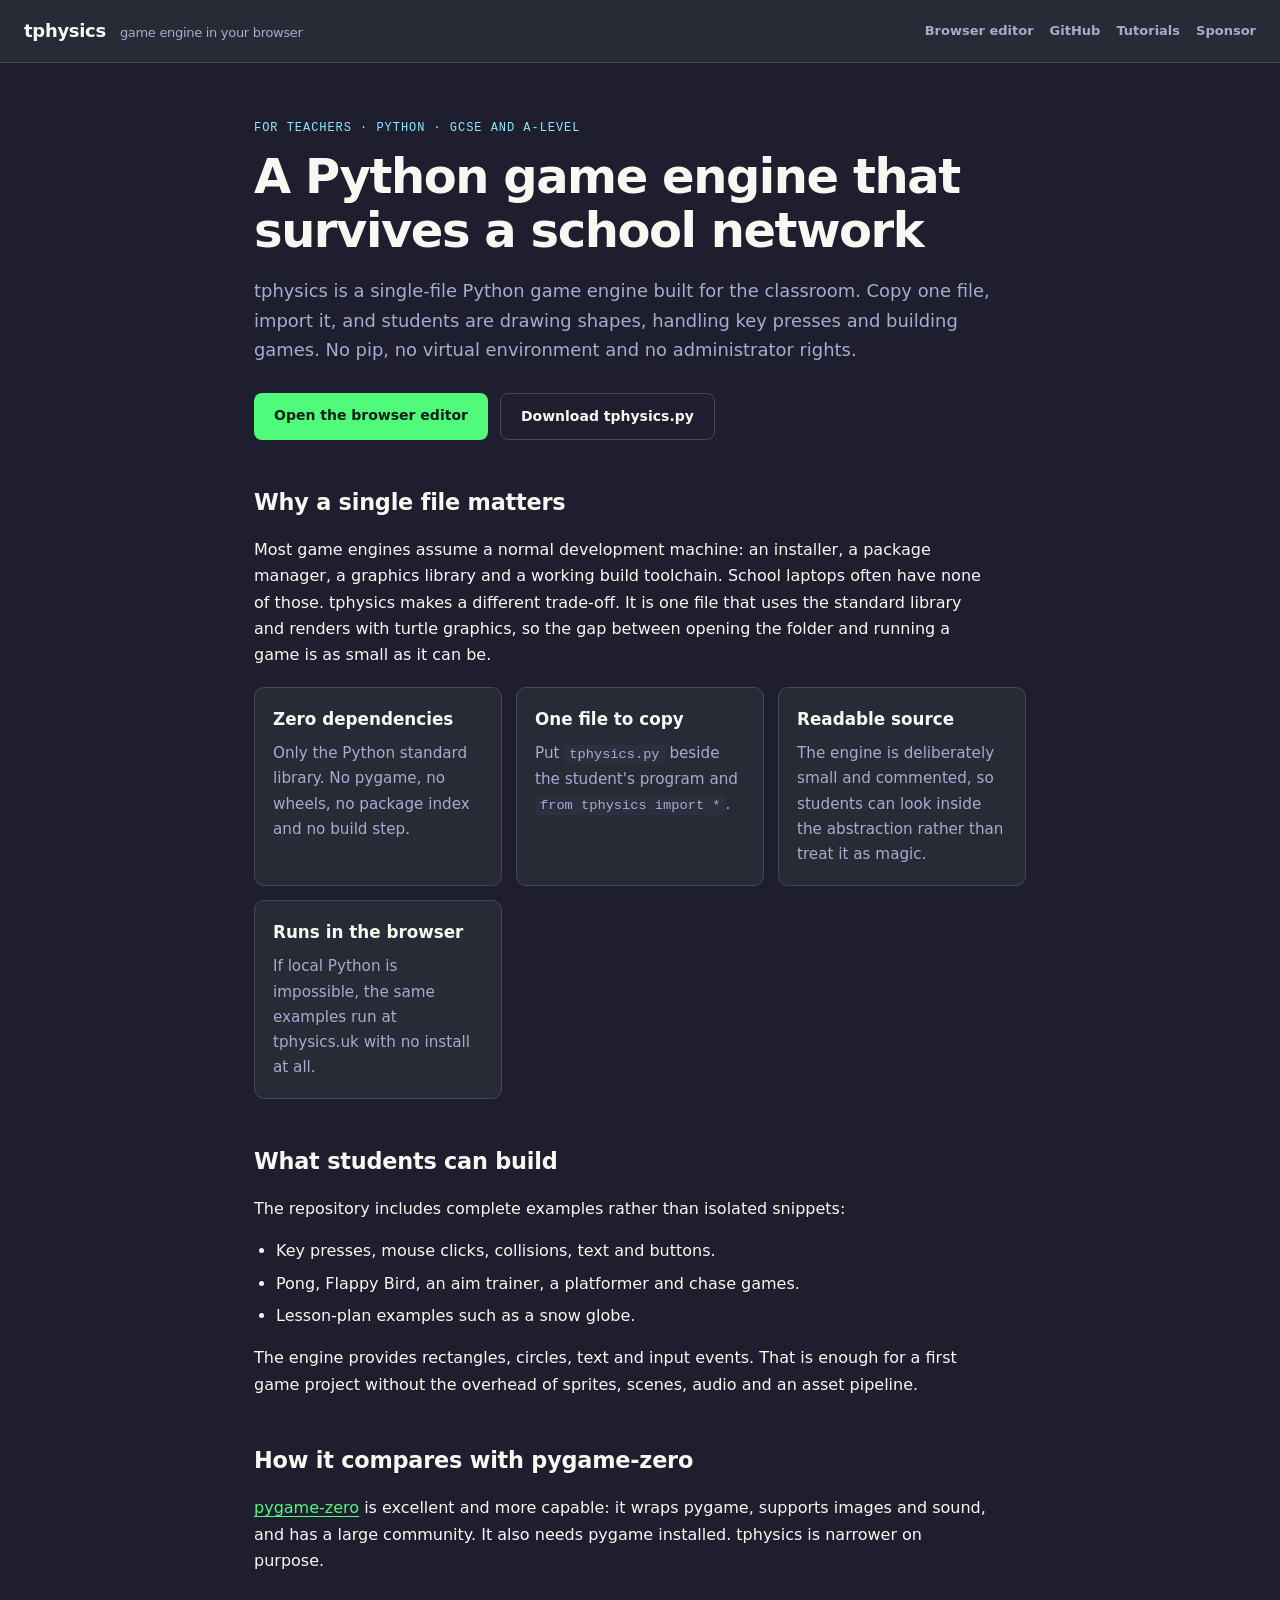
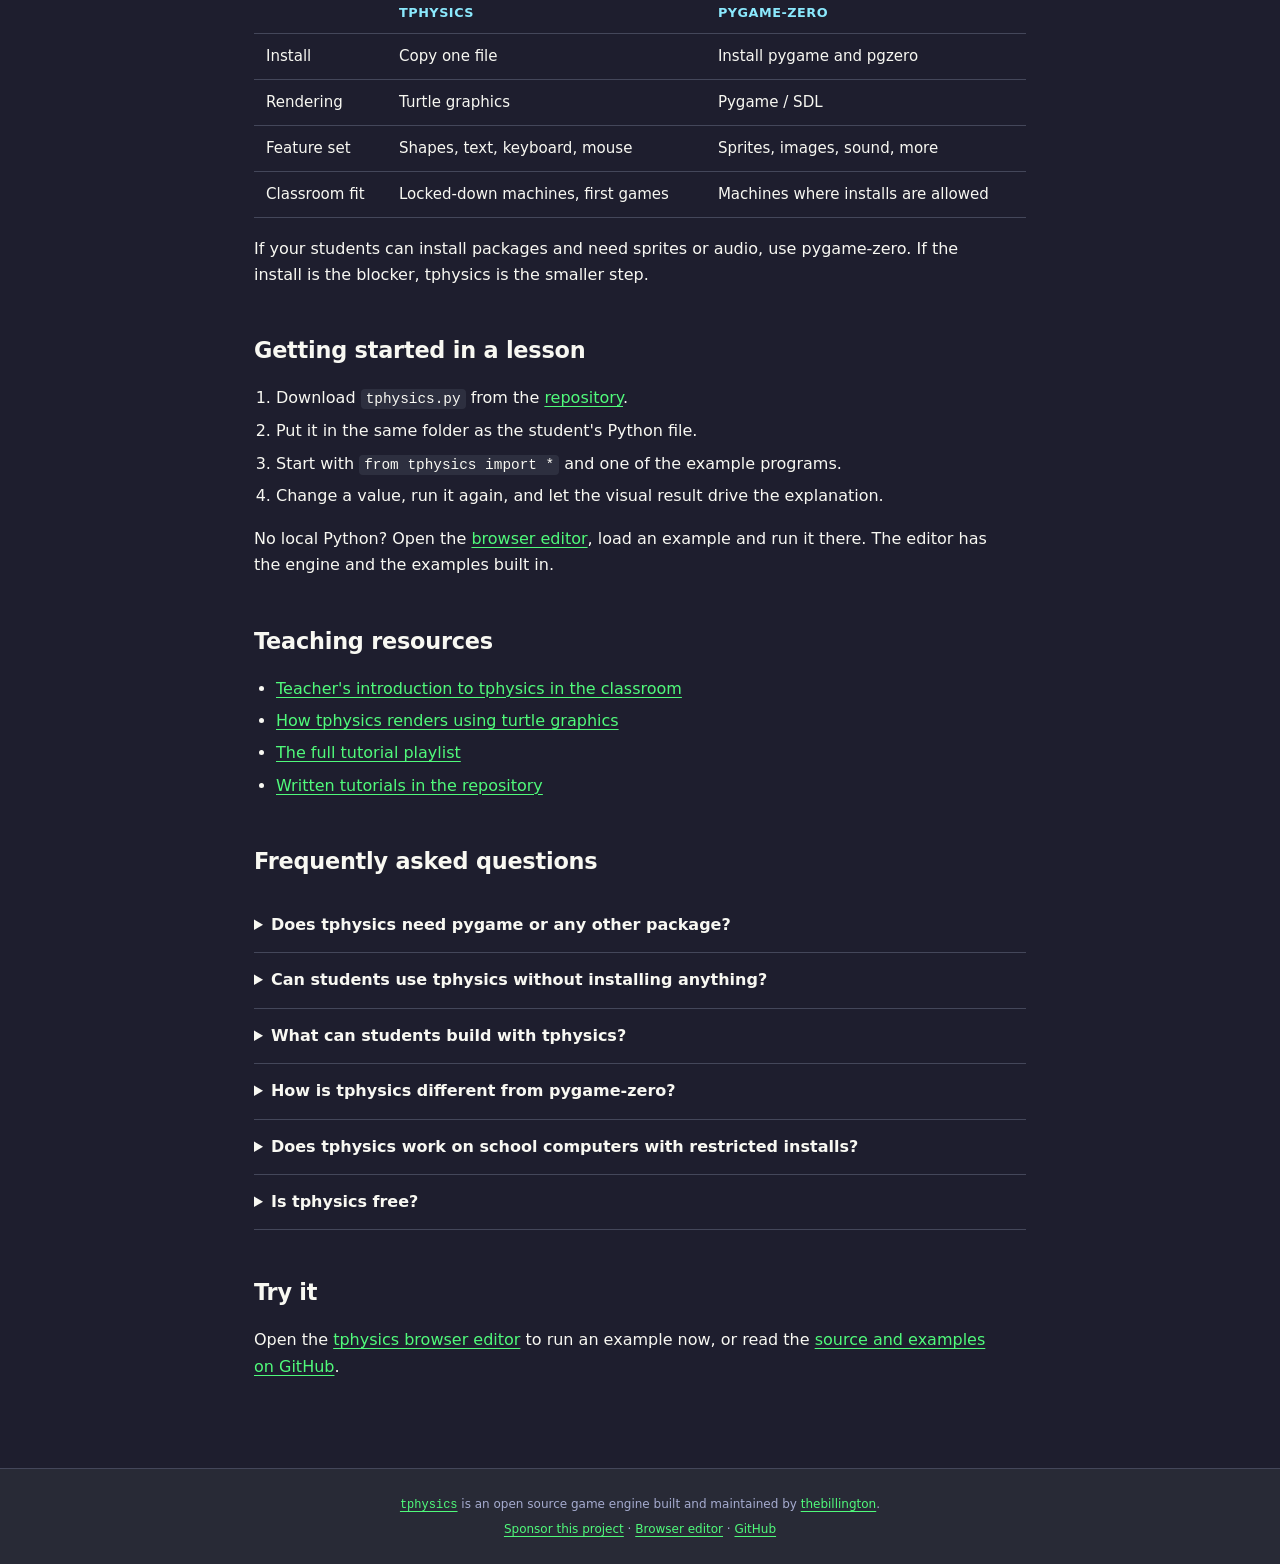
<file: web/for-teachers/index.html>
<!DOCTYPE html>
<html lang="en-GB">
<head>
    <meta charset="UTF-8">
    <meta name="viewport" content="width=device-width, initial-scale=1.0">
    <title>tphysics for Teachers — Zero-Dependency Python Game Engine</title>
    <meta name="description" content="A single-file Python game engine for the classroom. No pip, no install, no dependencies beyond the standard library. Turtle graphics, keyboard and mouse input, and readable source for GCSE and A-level projects.">
    <meta name="robots" content="index, follow, max-image-preview:large, max-snippet:-1">
    <meta name="author" content="Billy Rebecchi">
    <link rel="canonical" href="https://tphysics.uk/for-teachers/">

    <meta property="og:type" content="article">
    <meta property="og:title" content="tphysics for Teachers — Zero-Dependency Python Game Engine">
    <meta property="og:description" content="A single-file Python game engine for the classroom. No pip, no install, no dependencies beyond the standard library.">
    <meta property="og:url" content="https://tphysics.uk/for-teachers/">
    <meta property="og:image" content="https://tphysics.uk/og-image.png">
    <meta property="og:image:type" content="image/png">
    <meta property="og:image:width" content="1200">
    <meta property="og:image:height" content="630">
    <meta property="og:image:alt" content="tphysics, a single-file Python game engine: the Flappy Bird example running in the browser editor">
    <meta property="og:site_name" content="tphysics">
    <meta property="og:locale" content="en_GB">
    <meta name="twitter:card" content="summary_large_image">
    <meta name="twitter:title" content="tphysics for Teachers — Zero-Dependency Python Game Engine">
    <meta name="twitter:description" content="A single-file Python game engine for the classroom. No pip, no install, no dependencies beyond the standard library.">
    <meta name="twitter:image" content="https://tphysics.uk/og-image.png">
    <meta name="twitter:image:alt" content="tphysics, a single-file Python game engine: the Flappy Bird example running in the browser editor">

    <link rel="stylesheet" href="../pages.css">

    <script type="application/ld+json">
    {
      "@context": "https://schema.org",
      "@graph": [
        {
          "@type": "WebPage",
          "@id": "https://tphysics.uk/for-teachers/#page",
          "url": "https://tphysics.uk/for-teachers/",
          "name": "tphysics for Teachers — Zero-Dependency Python Game Engine",
          "description": "A single-file Python game engine for the classroom. No pip, no install, no dependencies beyond the standard library.",
          "isPartOf": { "@id": "https://tphysics.uk/#website" },
          "inLanguage": "en-GB",
          "primaryImageOfPage": "https://tphysics.uk/og-image.png",
          "about": { "@id": "https://tphysics.uk/#app" }
        },
        {
          "@type": "BreadcrumbList",
          "itemListElement": [
            { "@type": "ListItem", "position": 1, "name": "tphysics", "item": "https://tphysics.uk/" },
            { "@type": "ListItem", "position": 2, "name": "For teachers", "item": "https://tphysics.uk/for-teachers/" }
          ]
        },
        {
          "@type": "FAQPage",
          "mainEntity": [
            {
              "@type": "Question",
              "name": "Does tphysics need pygame or any other package?",
              "acceptedAnswer": { "@type": "Answer", "text": "No. tphysics uses only the Python standard library, including turtle and tkinter. The whole engine is one file, tphysics.py." }
            },
            {
              "@type": "Question",
              "name": "Can students use tphysics without installing anything?",
              "acceptedAnswer": { "@type": "Answer", "text": "Yes. Students can download tphysics.py and place it next to their own program, or use the browser editor at tphysics.uk. The browser version needs no local Python installation." }
            },
            {
              "@type": "Question",
              "name": "What can students build with tphysics?",
              "acceptedAnswer": { "@type": "Answer", "text": "The included examples cover key presses, mouse clicks, collisions, text and buttons, plus games such as Pong, Flappy Bird, a platformer, an aim trainer and chase games." }
            },
            {
              "@type": "Question",
              "name": "How is tphysics different from pygame-zero?",
              "acceptedAnswer": { "@type": "Answer", "text": "pygame-zero is a zero-boilerplate wrapper around pygame and needs pygame installed. tphysics is a single standard-library file that renders with turtle graphics. It is deliberately smaller than pygame-zero: rectangles, circles, text, keyboard and mouse input, with no sprite or audio engine." }
            },
            {
              "@type": "Question",
              "name": "Does tphysics work on school computers with restricted installs?",
              "acceptedAnswer": { "@type": "Answer", "text": "That is the main use case. If Python with tkinter is already present, copying one file into the project folder is enough. If Python cannot be installed at all, use the browser editor." }
            },
            {
              "@type": "Question",
              "name": "Is tphysics free?",
              "acceptedAnswer": { "@type": "Answer", "text": "Yes. tphysics is free and open source, with no account, licence fee or classroom subscription." }
            }
          ]
        }
      ]
    }
    </script>
</head>
<body>
    <header class="site-header">
        <a class="brand" href="/">tphysics <span>game engine in your browser</span></a>
        <nav aria-label="Main">
            <a href="/">Browser editor</a>
            <a href="https://github.com/thebillington/tphysics" rel="noopener">GitHub</a>
            <a href="https://www.youtube.com/watch?v=QQJT1oDcXUQ&amp;list=PLMr7li1270gySPa4xz8PVVug1z0bCTil_" rel="noopener">Tutorials</a>
            <a href="https://github.com/sponsors/thebillington" rel="noopener">Sponsor</a>
        </nav>
    </header>

    <main>
        <p class="eyebrow">For teachers · Python · GCSE and A-level</p>
        <h1>A Python game engine that survives a school network</h1>
        <p class="lede">tphysics is a single-file Python game engine built for the classroom. Copy one file, import it, and students are drawing shapes, handling key presses and building games. No pip, no virtual environment and no administrator rights.</p>

        <div class="cta-row">
            <a class="button" href="/">Open the browser editor</a>
            <a class="button secondary" href="https://github.com/thebillington/tphysics" rel="noopener">Download tphysics.py</a>
        </div>

        <h2>Why a single file matters</h2>
        <p>Most game engines assume a normal development machine: an installer, a package manager, a graphics library and a working build toolchain. School laptops often have none of those. tphysics makes a different trade-off. It is one file that uses the standard library and renders with turtle graphics, so the gap between opening the folder and running a game is as small as it can be.</p>

        <div class="cards">
            <div class="card">
                <h3>Zero dependencies</h3>
                <p>Only the Python standard library. No pygame, no wheels, no package index and no build step.</p>
            </div>
            <div class="card">
                <h3>One file to copy</h3>
                <p>Put <code>tphysics.py</code> beside the student's program and <code>from tphysics import *</code>.</p>
            </div>
            <div class="card">
                <h3>Readable source</h3>
                <p>The engine is deliberately small and commented, so students can look inside the abstraction rather than treat it as magic.</p>
            </div>
            <div class="card">
                <h3>Runs in the browser</h3>
                <p>If local Python is impossible, the same examples run at tphysics.uk with no install at all.</p>
            </div>
        </div>

        <h2>What students can build</h2>
        <p>The repository includes complete examples rather than isolated snippets:</p>
        <ul>
            <li>Key presses, mouse clicks, collisions, text and buttons.</li>
            <li>Pong, Flappy Bird, an aim trainer, a platformer and chase games.</li>
            <li>Lesson-plan examples such as a snow globe.</li>
        </ul>
        <p>The engine provides rectangles, circles, text and input events. That is enough for a first game project without the overhead of sprites, scenes, audio and an asset pipeline.</p>

        <h2>How it compares with pygame-zero</h2>
        <p><a href="https://pygame-zero.readthedocs.io/" rel="noopener">pygame-zero</a> is excellent and more capable: it wraps pygame, supports images and sound, and has a large community. It also needs pygame installed. tphysics is narrower on purpose.</p>
        <table>
            <thead>
                <tr><th></th><th>tphysics</th><th>pygame-zero</th></tr>
            </thead>
            <tbody>
                <tr><td>Install</td><td>Copy one file</td><td>Install pygame and pgzero</td></tr>
                <tr><td>Rendering</td><td>Turtle graphics</td><td>Pygame / SDL</td></tr>
                <tr><td>Feature set</td><td>Shapes, text, keyboard, mouse</td><td>Sprites, images, sound, more</td></tr>
                <tr><td>Classroom fit</td><td>Locked-down machines, first games</td><td>Machines where installs are allowed</td></tr>
            </tbody>
        </table>
        <p>If your students can install packages and need sprites or audio, use pygame-zero. If the install is the blocker, tphysics is the smaller step.</p>

        <h2>Getting started in a lesson</h2>
        <ol>
            <li>Download <code>tphysics.py</code> from the <a href="https://github.com/thebillington/tphysics" rel="noopener">repository</a>.</li>
            <li>Put it in the same folder as the student's Python file.</li>
            <li>Start with <code>from tphysics import *</code> and one of the example programs.</li>
            <li>Change a value, run it again, and let the visual result drive the explanation.</li>
        </ol>
        <p>No local Python? Open the <a href="/">browser editor</a>, load an example and run it there. The editor has the engine and the examples built in.</p>

        <h2>Teaching resources</h2>
        <ul>
            <li><a href="https://www.youtube.com/watch?v=6z4ZEE0VqHU" rel="noopener">Teacher's introduction to tphysics in the classroom</a></li>
            <li><a href="https://www.youtube.com/watch?v=QQJT1oDcXUQ" rel="noopener">How tphysics renders using turtle graphics</a></li>
            <li><a href="https://www.youtube.com/watch?v=QQJT1oDcXUQ&amp;list=PLMr7li1270gySPa4xz8PVVug1z0bCTil_" rel="noopener">The full tutorial playlist</a></li>
            <li><a href="https://github.com/thebillington/tphysics/tree/master/tutorials" rel="noopener">Written tutorials in the repository</a></li>
        </ul>

        <h2 id="faq">Frequently asked questions</h2>
        <div class="faq">
            <details>
                <summary>Does tphysics need pygame or any other package?</summary>
                <p>No. tphysics uses only the Python standard library, including turtle and tkinter. The whole engine is one file, <code>tphysics.py</code>.</p>
            </details>
            <details>
                <summary>Can students use tphysics without installing anything?</summary>
                <p>Yes. Students can download <code>tphysics.py</code> and place it next to their own program, or use the browser editor at tphysics.uk. The browser version needs no local Python installation.</p>
            </details>
            <details>
                <summary>What can students build with tphysics?</summary>
                <p>The included examples cover key presses, mouse clicks, collisions, text and buttons, plus games such as Pong, Flappy Bird, a platformer, an aim trainer and chase games.</p>
            </details>
            <details>
                <summary>How is tphysics different from pygame-zero?</summary>
                <p>pygame-zero is a zero-boilerplate wrapper around pygame and needs pygame installed. tphysics is a single standard-library file that renders with turtle graphics. It is deliberately smaller than pygame-zero: rectangles, circles, text, keyboard and mouse input, with no sprite or audio engine.</p>
            </details>
            <details>
                <summary>Does tphysics work on school computers with restricted installs?</summary>
                <p>That is the main use case. If Python with tkinter is already present, copying one file into the project folder is enough. If Python cannot be installed at all, use the browser editor.</p>
            </details>
            <details>
                <summary>Is tphysics free?</summary>
                <p>Yes. tphysics is free and open source, with no account, licence fee or classroom subscription.</p>
            </details>
        </div>

        <h2>Try it</h2>
        <p>Open the <a href="/">tphysics browser editor</a> to run an example now, or read the <a href="https://github.com/thebillington/tphysics" rel="noopener">source and examples on GitHub</a>.</p>
    </main>

    <footer class="site-footer">
        <p><a class="repo" href="https://github.com/thebillington/tphysics" rel="noopener">tphysics</a> is an open source game engine built and maintained by <a href="https://github.com/thebillington" rel="noopener">thebillington</a>.</p>
        <p><a href="https://github.com/sponsors/thebillington" rel="noopener">Sponsor this project</a> · <a href="/">Browser editor</a> · <a href="https://github.com/thebillington/tphysics" rel="noopener">GitHub</a></p>
    </footer>
</body>
</html>
</file>
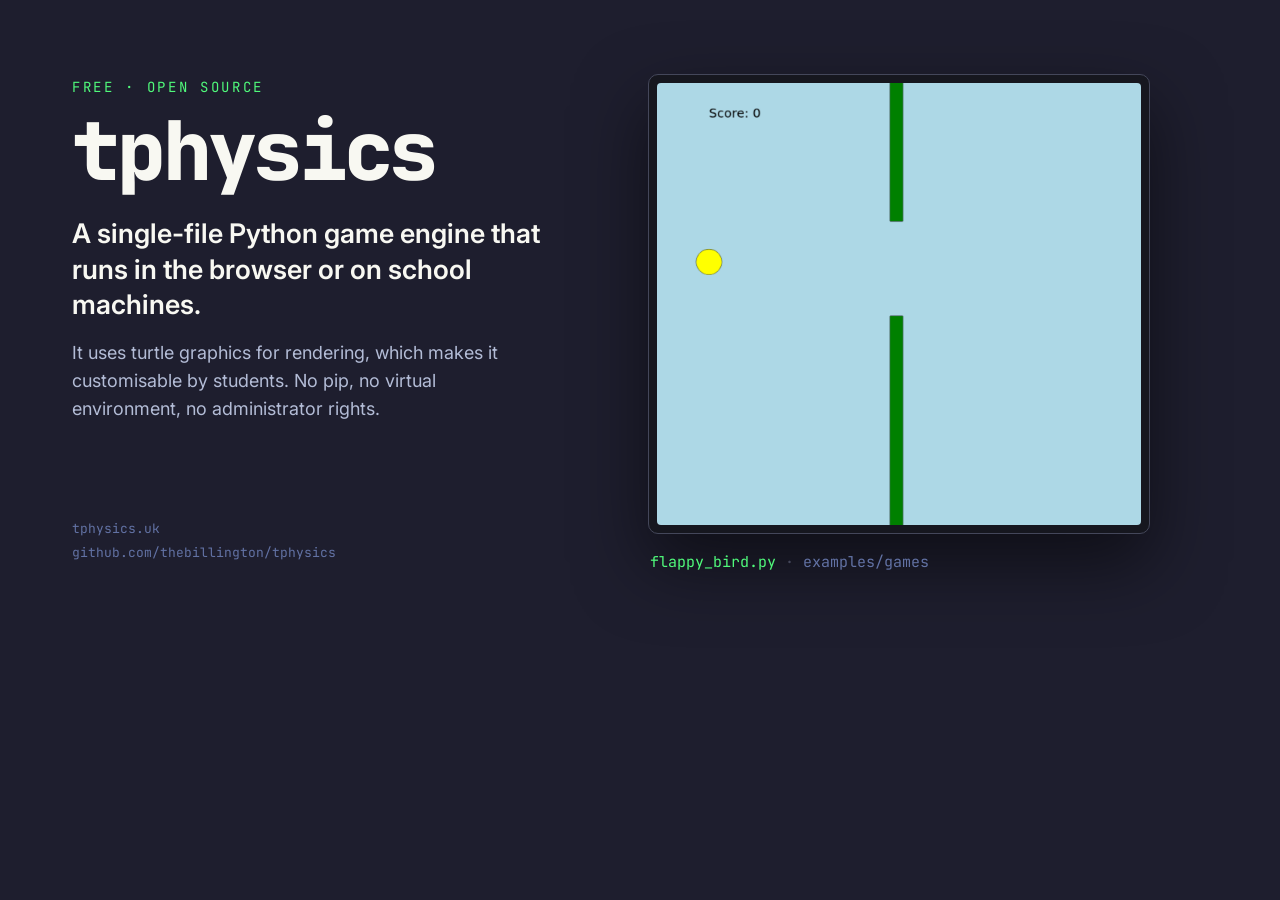
<file: og/card.html>
<html><head><meta charset="utf-8">
<style>
@font-face { font-family:'Inter'; src:url('assets/fonts/Inter-Variable.ttf'); font-weight:100 900; }
@font-face { font-family:'JBM'; src:url('assets/fonts/JetBrainsMono-Variable.ttf'); font-weight:100 800; }
@font-face { font-family:'Serif4'; src:url('../assets/fonts/SourceSerif4-600.ttf'); font-weight:600; }
@font-face { font-family:'Sans3'; src:url('../assets/fonts/SourceSans3-400.ttf'); font-weight:400; }
@font-face { font-family:'Plex'; src:url('../assets/fonts/IBMPlexMono-Regular.ttf'); font-weight:400; }
@font-face { font-family:'Plex'; src:url('../assets/fonts/IBMPlexMono-SemiBold.ttf'); font-weight:600; }
* { margin:0; padding:0; box-sizing:border-box; }
body { width:1200px; height:630px; overflow:hidden; position:relative; }
</style></head>
<body style="background:#1e1e2e;font-family:'Inter'">
  <div style="position:absolute;left:72px;top:78px;width:530px">
    <div style="font-family:'JBM';font-size:14px;letter-spacing:.19em;color:#50fa7b">
      FREE &middot; OPEN SOURCE</div>
    <div style="margin-top:14px;font-family:'JBM';font-weight:800;font-size:82px;
                letter-spacing:-.045em;color:#f8f8f2;line-height:1">tphysics</div>
    <div style="margin-top:24px;font-size:27px;line-height:1.32;color:#f8f8f2;
                font-weight:600;max-width:480px">
      A single-file Python game engine that runs in the browser or on school
      machines.</div>
    <div style="margin-top:16px;font-size:18px;line-height:1.55;color:#b3bcd6;width:466px">
      It uses turtle graphics for rendering, which makes it customisable by
      students. No pip, no virtual environment, no administrator rights.</div>
  </div>
  <div style="position:absolute;left:72px;bottom:64px;font-family:'JBM';font-size:13px;
              line-height:1.9;color:#6272a4">tphysics.uk<br>github.com/thebillington/tphysics</div>
  <div style="position:absolute;left:648px;top:74px;width:502px;height:460px;
              border:1px solid #44475a;border-radius:10px;padding:8px;background:#16171f;
              box-shadow:0 30px 70px rgba(0,0,0,.5)">
    <img src="assets/flappy.png"
         style="width:484px;height:442px;object-fit:cover;border-radius:4px;display:block">
  </div>
  <div style="position:absolute;left:650px;top:552px;width:500px;font-family:'JBM';
              font-size:15px;color:#6272a4">
    <span style="color:#50fa7b">flappy_bird.py</span>
    <span style="color:#44475a">&middot;</span>
    <span style="color:#6272a4">examples/games</span></div>
</body></html>
</file>
<file: web/pages.css>
:root {
    --bg: #1e1e2e;
    --bg-raised: #282a36;
    --bg-inset: #2d2f3f;
    --text: #f8f8f2;
    --muted: #a6acd0;
    --accent: #50fa7b;
    --accent-soft: #8be9fd;
    --border: #44475a;
    --mono: 'SF Mono', 'Fira Code', 'Consolas', monospace;
    --sans: -apple-system, BlinkMacSystemFont, 'Segoe UI', system-ui, sans-serif;
}

*,
*::before,
*::after {
    box-sizing: border-box;
}

html {
    background: var(--bg);
    color-scheme: dark;
}

body {
    margin: 0;
    background: var(--bg);
    color: var(--text);
    font-family: var(--sans);
    line-height: 1.65;
    -webkit-font-smoothing: antialiased;
}

a {
    color: var(--accent);
    text-decoration-thickness: 1px;
    text-underline-offset: 3px;
}

a:hover {
    text-decoration-thickness: 2px;
}

.site-header {
    display: flex;
    flex-wrap: wrap;
    align-items: center;
    justify-content: space-between;
    gap: 12px;
    padding: 16px 24px;
    background: var(--bg-raised);
    border-bottom: 1px solid var(--border);
}

.brand {
    color: var(--text);
    font-weight: 700;
    font-size: 18px;
    text-decoration: none;
    letter-spacing: -0.3px;
}

.brand span {
    color: var(--muted);
    font-weight: 400;
    font-size: 13px;
    margin-left: 8px;
}

.site-header nav {
    display: flex;
    flex-wrap: wrap;
    gap: 16px;
    font-size: 13px;
    font-weight: 600;
}

.site-header nav a {
    color: var(--muted);
    text-decoration: none;
}

.site-header nav a:hover {
    color: var(--accent);
}

main {
    max-width: 820px;
    margin: 0 auto;
    padding: 56px 24px 72px;
}

.eyebrow {
    margin: 0 0 12px;
    color: var(--accent-soft);
    font-family: var(--mono);
    font-size: 12px;
    letter-spacing: 0.08em;
    text-transform: uppercase;
}

h1 {
    margin: 0 0 18px;
    font-size: clamp(2rem, 6vw, 3rem);
    line-height: 1.12;
    letter-spacing: -0.03em;
}

.lede {
    margin: 0 0 28px;
    max-width: 68ch;
    color: var(--muted);
    font-size: 1.12rem;
}

h2 {
    margin: 44px 0 12px;
    font-size: 1.4rem;
    letter-spacing: -0.01em;
}

h3 {
    margin: 26px 0 8px;
    font-size: 1.05rem;
}

p,
li {
    max-width: 72ch;
}

ul,
ol {
    padding-left: 22px;
}

li {
    margin: 6px 0;
}

.cta-row {
    display: flex;
    flex-wrap: wrap;
    gap: 12px;
    margin: 4px 0 8px;
}

.button {
    display: inline-block;
    padding: 11px 20px;
    border-radius: 8px;
    background: var(--accent);
    color: #102016;
    font-size: 14px;
    font-weight: 700;
    text-decoration: none;
}

.button.secondary {
    background: transparent;
    color: var(--text);
    border: 1px solid var(--border);
}

.button:hover {
    filter: brightness(1.08);
    text-decoration: none;
}

.note {
    margin: 22px 0;
    padding: 14px 18px;
    border-left: 3px solid var(--accent-soft);
    background: var(--bg-raised);
    border-radius: 0 8px 8px 0;
    color: var(--muted);
}

.cards {
    display: grid;
    gap: 14px;
    grid-template-columns: repeat(auto-fit, minmax(220px, 1fr));
    margin: 18px 0;
}

.card {
    padding: 18px;
    background: var(--bg-raised);
    border: 1px solid var(--border);
    border-radius: 10px;
}

.card h3 {
    margin-top: 0;
}

.card p {
    margin: 0;
    color: var(--muted);
    font-size: 0.95rem;
}

table {
    width: 100%;
    margin: 18px 0;
    border-collapse: collapse;
    font-size: 0.94rem;
}

th,
td {
    padding: 10px 12px;
    border-bottom: 1px solid var(--border);
    text-align: left;
    vertical-align: top;
}

th {
    color: var(--accent-soft);
    font-size: 0.8rem;
    letter-spacing: 0.04em;
    text-transform: uppercase;
}

.faq {
    margin-top: 18px;
}

.faq details {
    padding: 14px 0;
    border-bottom: 1px solid var(--border);
}

.faq summary {
    cursor: pointer;
    font-weight: 600;
}

.faq p {
    margin: 10px 0 0;
    color: var(--muted);
}

.site-footer {
    border-top: 1px solid var(--border);
    background: var(--bg-raised);
    padding: 22px 24px;
    text-align: center;
    color: var(--muted);
    font-size: 12px;
}

.site-footer p {
    margin: 4px auto;
    max-width: 70ch;
}

.site-footer .repo {
    font-family: var(--mono);
}

code {
    padding: 2px 5px;
    background: var(--bg-inset);
    border-radius: 4px;
    font-family: var(--mono);
    font-size: 0.9em;
}

pre {
    overflow-x: auto;
    padding: 16px;
    background: var(--bg-inset);
    border: 1px solid var(--border);
    border-radius: 8px;
}

pre code {
    padding: 0;
    background: none;
}

@media (max-width: 560px) {
    main {
        padding-top: 36px;
    }

    .site-header {
        padding: 14px 18px;
    }

    .site-header nav {
        gap: 12px;
    }
}
</file>
